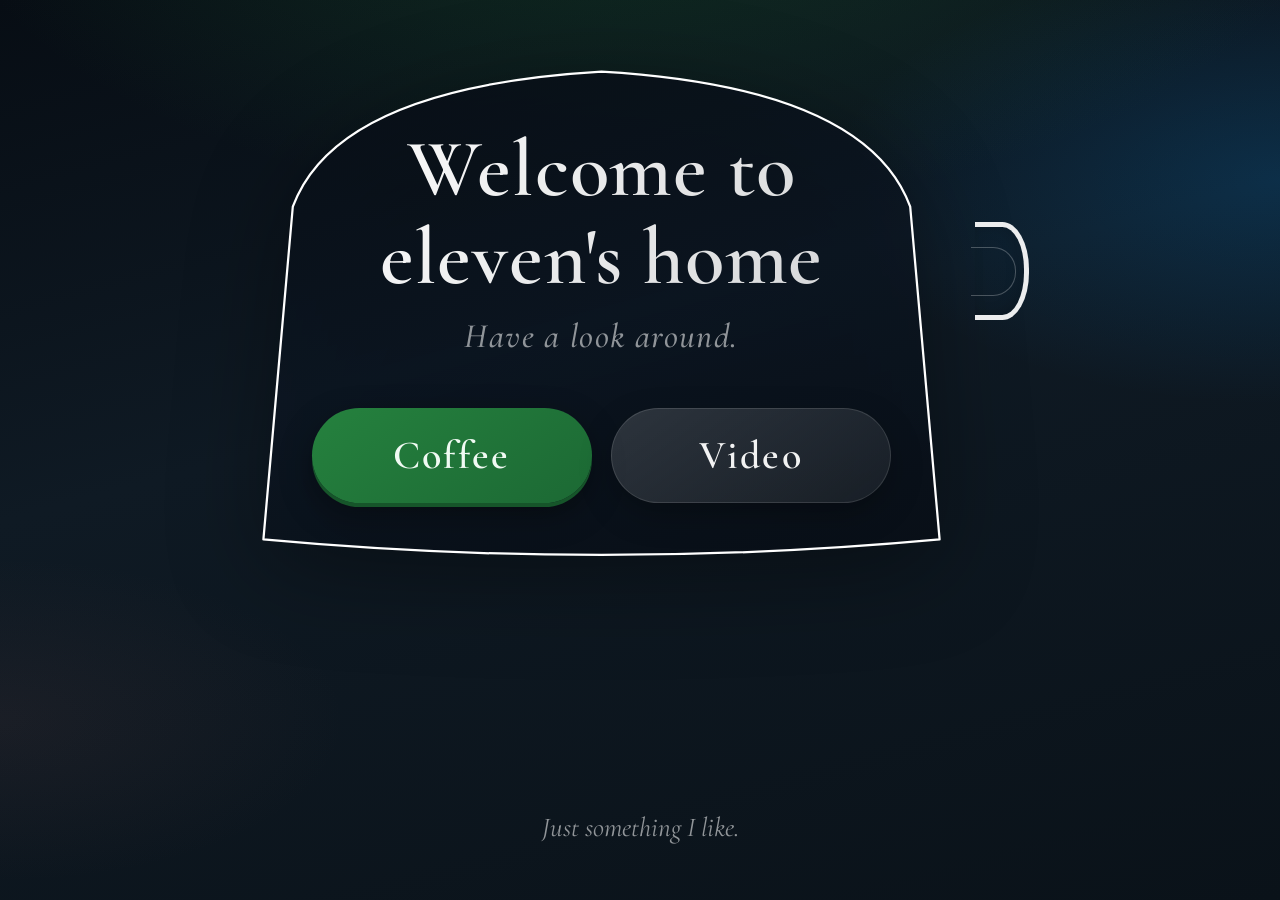
<file: index.html>
<!DOCTYPE html>
<html lang="en">
<head>
    <meta charset="utf-8"/>
    <meta name="viewport" content="width=device-width, initial-scale=1"/>
    <title>El's home</title>
    <link rel="icon" href="eleven/ico/chopper.ico" type="image/x-icon"/>
    <link rel="preconnect" href="https://fonts.googleapis.com"/>
    <link rel="preconnect" href="https://fonts.gstatic.com" crossorigin/>
    <link href="https://fonts.googleapis.com/css2?family=Cormorant+Garamond:ital,wght@0,400;0,500;0,600;0,700;1,400;1,500;1,600&display=swap" rel="stylesheet"/>

    <style>
        :root {
            --font-display: "Cormorant Garamond", "Times New Roman", Times, serif;
            --bg-deep: #0a1219;
            --accent: rgb(37, 129, 62);
            --accent-hover: rgb(48, 158, 78);
            --text: rgba(255, 255, 255, 0.94);
            --muted: rgba(255, 255, 255, 0.55);
            --glass: rgba(255, 255, 255, 0.06);
            --glass-border: rgba(255, 255, 255, 0.12);
            --shadow: 0 24px 80px rgba(0, 0, 0, 0.45);
            --cup-outline: #ffffff;
        }

        * {
            box-sizing: border-box;
        }

        html {
            min-height: 100%;
            font-size: clamp(11px, 2.2vw, 14px);
            background-color: var(--bg-deep);
            background-image:
                radial-gradient(ellipse 100% 70% at 50% -15%, rgba(37, 129, 62, 0.28), transparent 55%),
                radial-gradient(ellipse 70% 50% at 100% 20%, rgba(1, 141, 237, 0.18), transparent 50%),
                radial-gradient(ellipse 60% 40% at 0% 80%, rgba(117, 74, 74, 0.12), transparent 45%),
                linear-gradient(165deg, #070d14 0%, #0f1a24 42%, #0a1219 100%);
            background-attachment: fixed;
            font-family: var(--font-display);
        }

        body {
            margin: 0;
            min-height: 100vh;
            display: flex;
            flex-direction: column;
            align-items: center;
            justify-content: center;
            padding: clamp(2.4rem, 6vw, 4rem) clamp(1.6rem, 5vw, 2.4rem);
            color: var(--text);
            text-align: center;
            -webkit-font-smoothing: antialiased;
        }

        /* 咖啡杯外框：杯身裁剪 + 右侧杯把 */
        .coffee-mug-shell {
            width: 100%;
            max-width: 64rem;
            display: flex;
            justify-content: center;
            padding: 0 clamp(0.5rem, 3vw, 1.5rem);
        }

        .coffee-mug-inner {
            position: relative;
            width: 100%;
            max-width: 58rem;
            /* 右侧留给杯把，避免与内容重叠 */
            padding-right: clamp(3.5rem, 11vw, 5.5rem);
            animation: rise 0.85s cubic-bezier(0.22, 1, 0.36, 1) both;
        }

        .hero-stack {
            position: relative;
            width: 100%;
            filter: drop-shadow(0 20px 48px rgba(0, 0, 0, 0.42));
        }

        .hero {
            margin: 0 auto;
            width: 100%;
            padding:
                clamp(3.2rem, 9vw, 5rem)
                clamp(2.4rem, 7vw, 4.5rem)
                clamp(3.5rem, 9vw, 5.2rem);
            border-radius: 0;
            background: linear-gradient(
                165deg,
                rgba(7, 13, 20, 0.9) 0%,
                rgba(12, 22, 34, 0.82) 50%,
                rgba(8, 14, 22, 0.88) 100%
            );
            border: none;
            box-shadow: 0 1px 0 rgba(255, 255, 255, 0.06) inset;
            color: var(--text);
            backdrop-filter: blur(16px);
            -webkit-backdrop-filter: blur(16px);
            -webkit-clip-path: url(#clip-mug);
            clip-path: url(#clip-mug);
        }

        /* 与 clip 同形的白色杯沿（仅描边，不挡内容） */
        .mug-stroke {
            position: absolute;
            inset: 0;
            width: 100%;
            height: 100%;
            pointer-events: none;
            z-index: 1;
            overflow: visible;
        }

        .mug-stroke path {
            fill: none;
            stroke: var(--cup-outline);
            stroke-width: 2.25;
            stroke-linecap: round;
            stroke-linejoin: round;
            vector-effect: non-scaling-stroke;
        }

        .mug-handle {
            position: absolute;
            top: 32%;
            right: clamp(0.5rem, 2.5vw, 1.25rem);
            width: clamp(2.6rem, 7.5vw, 3.8rem);
            height: clamp(4.4rem, 13vw, 7rem);
            border: 0.38em solid rgba(255, 255, 255, 0.92);
            border-left: none;
            border-radius: 0 50% 50% 0 / 0 48% 48% 0;
            pointer-events: none;
            box-shadow: inset -5px 0 14px rgba(0, 0, 0, 0.15);
            z-index: 2;
        }

        .mug-handle::after {
            content: "";
            position: absolute;
            inset: 22% 15% 22% -10%;
            border-radius: inherit;
            border: 0.1em solid rgba(255, 255, 255, 0.25);
            border-left: none;
        }

        @keyframes rise {
            from {
                opacity: 0;
                transform: translateY(18px);
            }
            to {
                opacity: 1;
                transform: translateY(0);
            }
        }

        .hero h1 {
            margin: 0 0 clamp(0.6rem, 2vw, 1rem);
            font-family: var(--font-display);
            font-weight: 600;
            font-size: clamp(3.4rem, 8.5vw, 5.8rem);
            line-height: 1.08;
            letter-spacing: 0.01em;
            font-feature-settings: "kern" 1;
            background: linear-gradient(120deg, #fff 0%, rgba(255, 255, 255, 0.82) 100%);
            -webkit-background-clip: text;
            background-clip: text;
            color: transparent;
        }

        .hero .tagline {
            margin: 0 0 clamp(2.6rem, 5vw, 3.6rem);
            font-size: clamp(1.85rem, 3.6vw, 2.45rem);
            font-weight: 500;
            font-style: italic;
            color: var(--muted);
            letter-spacing: 0.04em;
        }

        .actions {
            display: flex;
            flex-wrap: wrap;
            gap: clamp(1rem, 3vw, 1.4rem);
            justify-content: center;
        }

        a.button {
            display: inline-flex;
            align-items: center;
            justify-content: center;
            min-height: 6.8rem;
            min-width: min(20rem, 100%);
            padding: 0 2.8rem;
            border: none;
            border-radius: 999px;
            font-family: var(--font-display);
            font-size: clamp(2.15rem, 4vw, 2.85rem);
            font-weight: 600;
            letter-spacing: 0.06em;
            text-decoration: none;
            color: #f0faf3;
            background: linear-gradient(145deg, var(--accent) 0%, rgb(28, 105, 52) 100%);
            box-shadow:
                0 4px 0 rgb(22, 85, 42),
                0 12px 32px rgba(0, 0, 0, 0.35);
            cursor: pointer;
            transition:
                transform 0.2s ease,
                box-shadow 0.2s ease,
                background 0.2s ease,
                color 0.2s ease;
        }

        a.button:hover {
            color: rgb(60, 42, 42);
            background: linear-gradient(145deg, #ffffff 0%, #e8f5ec 100%);
            box-shadow:
                0 4px 0 rgba(200, 200, 200, 0.5),
                0 16px 40px rgba(0, 0, 0, 0.28);
            transform: translateY(-2px);
        }

        a.button:active {
            transform: translateY(1px);
            box-shadow:
                0 2px 0 rgb(22, 85, 42),
                0 8px 20px rgba(0, 0, 0, 0.3);
        }

        .hero a.button:focus-visible {
            outline: 2px solid rgba(255, 255, 255, 0.85);
            outline-offset: 4px;
        }

        .hero a.button-secondary {
            background: linear-gradient(145deg, rgba(255, 255, 255, 0.14) 0%, rgba(255, 255, 255, 0.06) 100%);
            color: var(--text);
            box-shadow:
                0 0 0 1px var(--glass-border) inset,
                0 12px 32px rgba(0, 0, 0, 0.25);
        }

        .hero a.button-secondary:hover {
            color: rgb(60, 42, 42);
            background: linear-gradient(145deg, #ffffff 0%, #eef4f8 100%);
            box-shadow:
                0 0 0 1px rgba(255, 255, 255, 0.4) inset,
                0 16px 40px rgba(0, 0, 0, 0.22);
        }

        .hero a.button-secondary:active {
            box-shadow:
                0 0 0 1px var(--glass-border) inset,
                0 8px 20px rgba(0, 0, 0, 0.28);
        }

        footer {
            margin-top: auto;
            padding-top: clamp(2rem, 5vw, 3rem);
            font-size: clamp(1.55rem, 2.9vw, 1.95rem);
            font-style: italic;
            color: var(--muted);
            animation: rise 0.85s 0.12s cubic-bezier(0.22, 1, 0.36, 1) both;
        }

        footer p {
            margin: 0;
        }

        @media (prefers-reduced-motion: reduce) {
            .coffee-mug-inner,
            footer {
                animation: none;
            }
            a.button {
                transition: none;
            }
        }
    </style>
</head>
<body>
    <div class="coffee-mug-shell">
        <svg width="0" height="0" aria-hidden="true" focusable="false">
            <defs>
                <clipPath id="clip-mug" clipPathUnits="objectBoundingBox">
                    <!-- 侧视咖啡杯：杯口加宽、内壁留白，减少裁切标题与按钮 -->
                    <path
                        d="M0.04,0.93 Q0.5,0.99 0.96,0.93 L0.92,0.29 Q0.86,0.06 0.5,0.03 Q0.14,0.06 0.08,0.29 Z"
                    />
                </clipPath>
            </defs>
        </svg>
        <div class="coffee-mug-inner">
            <div class="hero-stack">
                <main class="hero" role="main">
                    <h1>Welcome to eleven's home</h1>
                    <p class="tagline">Have a look around.</p>
                    <div class="actions">
                        <a class="button" href="eleven/subpage/coffee_back.html">Coffee</a>
                        <a class="button button-secondary" href="eleven/subpage/bilibili.html">Video</a>
                    </div>
                </main>
                <svg class="mug-stroke" viewBox="0 0 100 100" preserveAspectRatio="none" aria-hidden="true" focusable="false">
                    <path
                        d="M4,93 Q50,99 96,93 L92,29 Q86,6 50,3 Q14,6 8,29 Z"
                    />
                </svg>
            </div>
            <span class="mug-handle"></span>
        </div>
    </div>

    <footer>
        <p>Just something I like.</p>
    </footer>
</body>
</html>
</file>
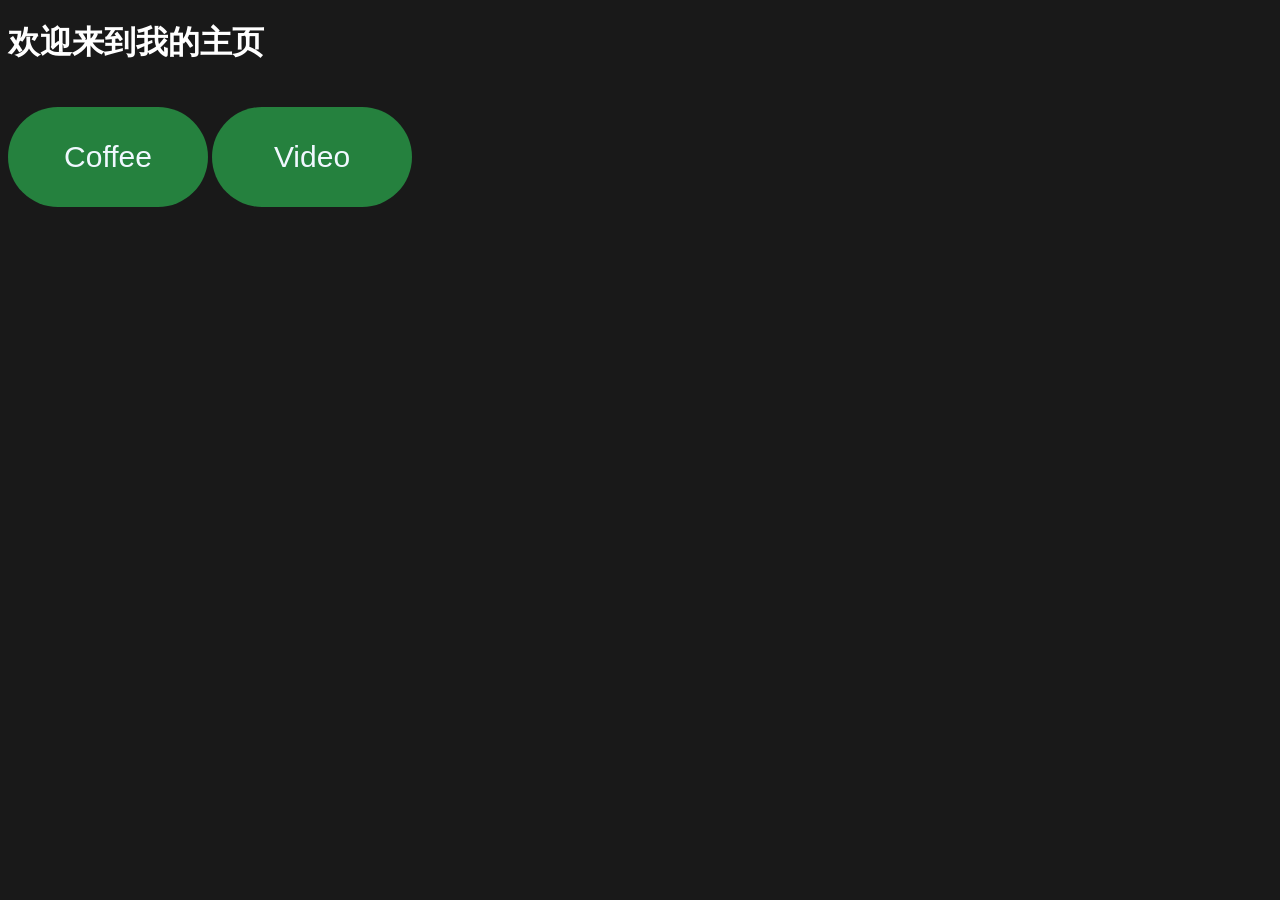
<file: docs/index.html>
<!DOCTYPE html>
<html>
<head>
    <meta charset="utf-8"/>
    <title>El's home</title>
    <link rel="icon" href="a.ico" type="image/x-icon"/>

    <style>
        body {
            background-color: rgba(0, 0, 0, 0.9);
            color: white;
        }

        a {
            color: white;
            text-decoration: none; /* 可选：去掉下划线 */
        }

        button {
            background-color: rgb(37, 129, 62);
            height: 100px;
            width: 200px;
            border: none;
            color: aliceblue;
            font-size: 30px;
            border-radius: 50px;
            margin-top: 20px;
            cursor: pointer;
        }

        button:hover {
            background-color: rgb(255, 255, 255);
            color: rgb(117, 74, 74);
            /* opacity: 0.8; */
        }

        /* .bt-coffee:active {
          background-color: rgb(41, 173, 70);
          color: rgb(243, 243, 243);
        } */
    </style>
</head>
<body>
<h1>欢迎来到我的主页</h1>

<button class="bt-coffee" onclick="window.location.href='coffee.html'">
    Coffee
</button>
<button class="bt-bilibili" onclick="window.location.href='bilibili.html'">
    Video
</button>
</body>
</html>
</file>
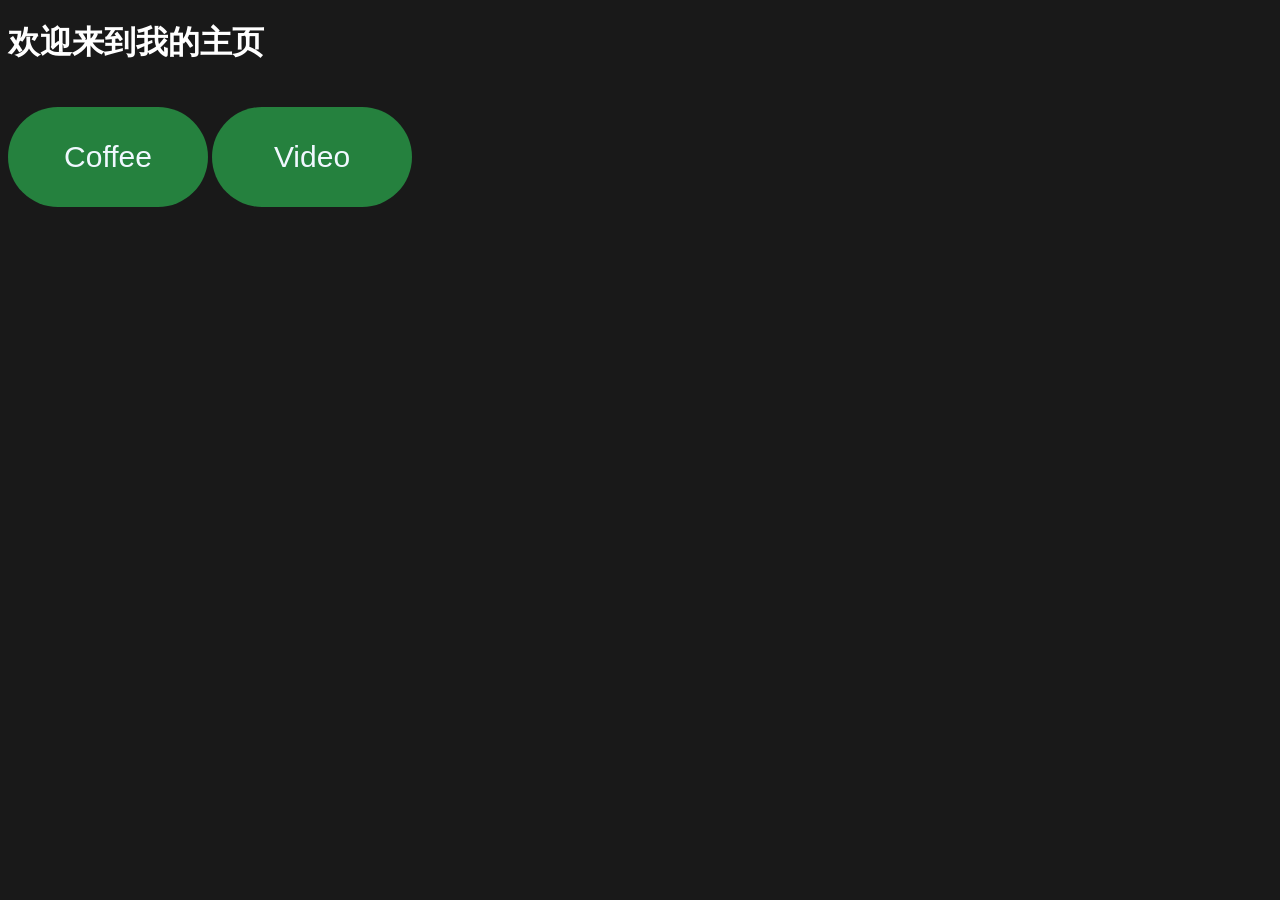
<file: eleven/index.html>
<!DOCTYPE html>
<html>
<head>
    <meta charset="utf-8"/>
    <title>El's home</title>
    <link rel="icon" href="ico/chopper.ico" type="image/x-icon"/>

    <style>
        body {
            background-color: rgba(0, 0, 0, 0.9);
            color: white;
        }

        a {
            color: white;
            text-decoration: none; /* 可选：去掉下划线 */
        }

        button {
            background-color: rgb(37, 129, 62);
            height: 100px;
            width: 200px;
            border: none;
            color: aliceblue;
            font-size: 30px;
            border-radius: 50px;
            margin-top: 20px;
            cursor: pointer;
        }

        button:hover {
            background-color: rgb(255, 255, 255);
            color: rgb(117, 74, 74);
            /* opacity: 0.8; */
        }

        /* .bt-coffee:active {
          background-color: rgb(41, 173, 70);
          color: rgb(243, 243, 243);
        } */
    </style>
</head>
<body>
<h1>欢迎来到我的主页</h1>

<button class="bt-coffee" onclick="window.location.href='subpage/coffee.html'">
    Coffee
</button>
<button class="bt-bilibili" onclick="window.location.href='subpage/bilibili.html'">
    Video
</button>
</body>
</html>
</file>
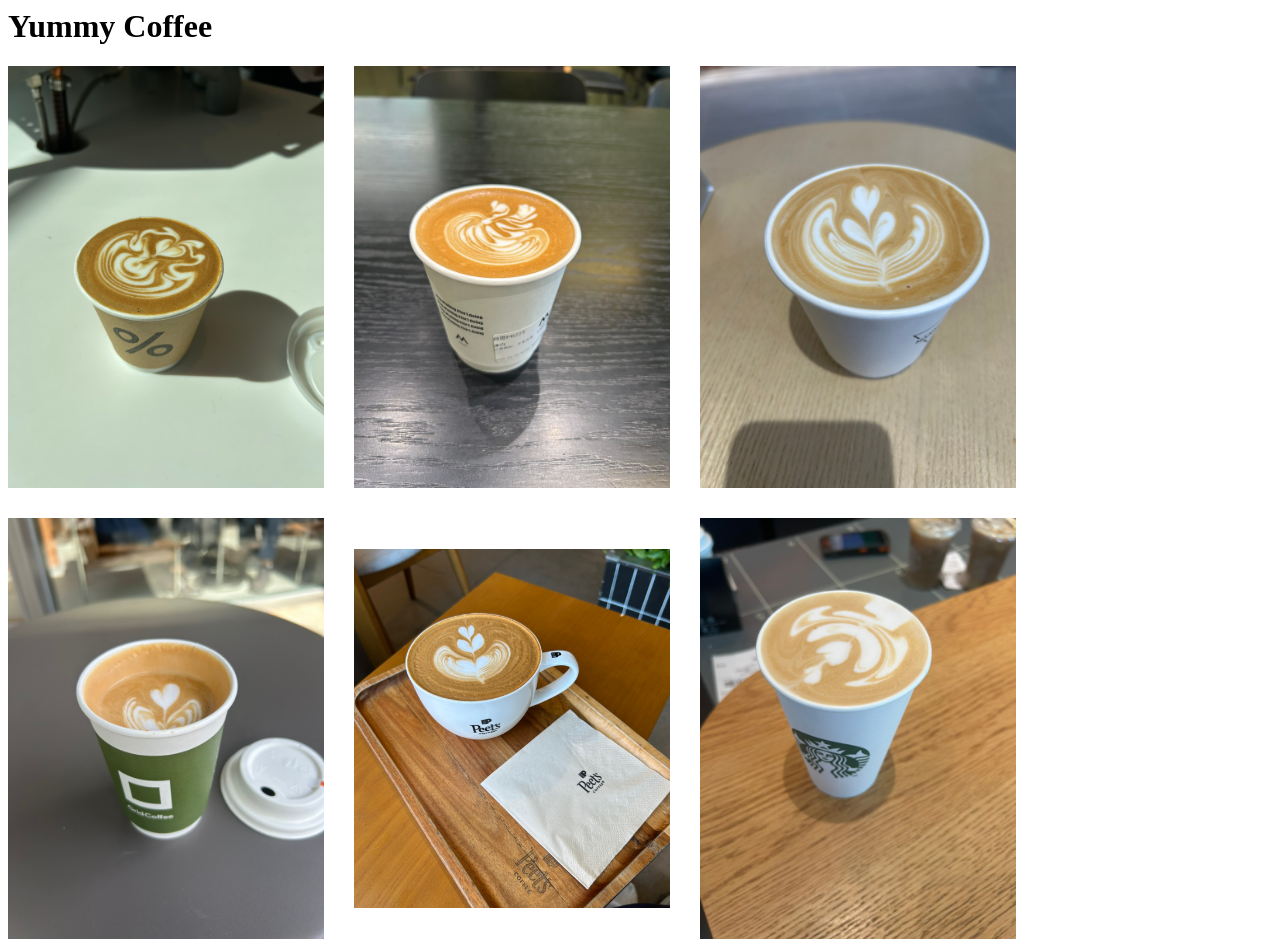
<file: docs/coffee.html>
<h1>Yummy Coffee</h1>
<!DOCTYPE html>
<html lang="en">
  <head>
    <meta charset="UTF-8" />
    <meta name="viewport" content="width=device-width, initial-scale=1.0" />
    <link rel="icon" href="a.ico" type="image/x-icon" />
    <title>Yummy Coffee</title>

    <style>
      .image-container {
        display: flex;
        flex-wrap: wrap;
        gap: 30px; /* 图片之间的间隙 */
      }
      .image-container img {
        width: 25%; /* 每张图片占据25%的宽度 */
        max-width: 25%; /* 确保图片不会超过25%的宽度 */
        height: auto; /* 保持图片的宽高比 */
        object-fit: contain; /* 确保图片在容器内完整显示 */
      }
    </style>
  </head>
  <body>
    <div class="image-container">
      <img src="arabica.jpeg" alt="Coffee Image 1" />
      <img src="mstand.jpeg" alt="Coffee Image 2" />
      <img src="manner.jpeg" alt="Coffee Image 2" />
      <img src="grid02.jpeg" alt="Coffee Image 2" />
      <img src="../images/peets.jpeg" alt="Coffee Image 2" />
      <img src="starbucks.jpeg" alt="Coffee Image 2" />
    </div>
  </body>
</html>
</file>
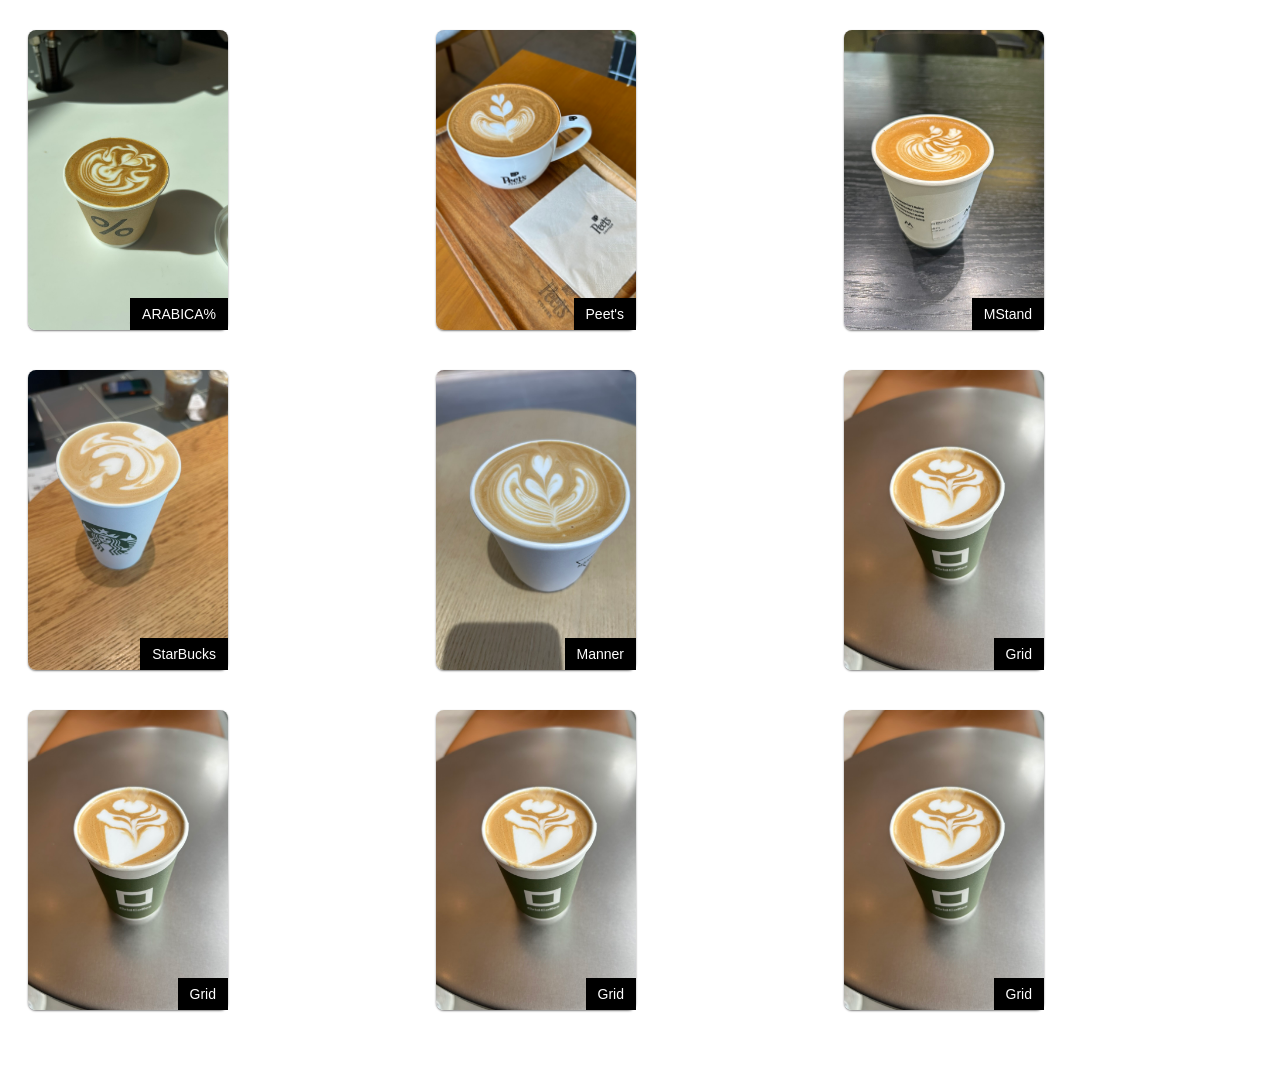
<file: eleven/subpage/coffee.html>
<!DOCTYPE html>
<html lang="en">
<head>
    <meta charset="UTF-8">
    <title>Yummy Coffee</title>
    <link rel="stylesheet" href="../style/coffee.css">
</head>
<body>
<div class="coffee-container">
    <div class="coffee-box">
        <img src="../image/coffee/arabica.jpeg" alt="coffee" class="coffee-img">
        <div class="tag">ARABICA%</div>
    </div>
    <div class="coffee-box">
        <img src="../image/coffee/peets.jpeg" alt="coffee" class="coffee-img">
        <div class="tag">Peet's</div>
    </div>
    <div class="coffee-box">
        <img src="../image/coffee/mstand.jpeg" alt="coffee" class="coffee-img">
        <div class="tag">MStand</div>
    </div>
    <div class="coffee-box">
        <img src="../image/coffee/starbucks.jpeg" alt="coffee" class="coffee-img">
        <div class="tag">StarBucks</div>
    </div>
    <div class="coffee-box">
        <img src="../image/coffee/manner.jpeg" alt="coffee" class="coffee-img">
        <div class="tag">Manner</div>
    </div>
    <div class="coffee-box">
        <img src="../image/coffee/grid.jpeg" alt="coffee" class="coffee-img">
        <div class="tag">Grid</div>
    </div>
    <div class="coffee-box">
        <img src="../image/coffee/grid.jpeg" alt="coffee" class="coffee-img">
        <div class="tag">Grid</div>
    </div>
    <div class="coffee-box">
        <img src="../image/coffee/grid.jpeg" alt="coffee" class="coffee-img">
        <div class="tag">Grid</div>
    </div>
    <div class="coffee-box">
        <img src="../image/coffee/grid.jpeg" alt="coffee" class="coffee-img">
        <div class="tag">Grid</div>
    </div>
</div>
</body>
</html>
</file>
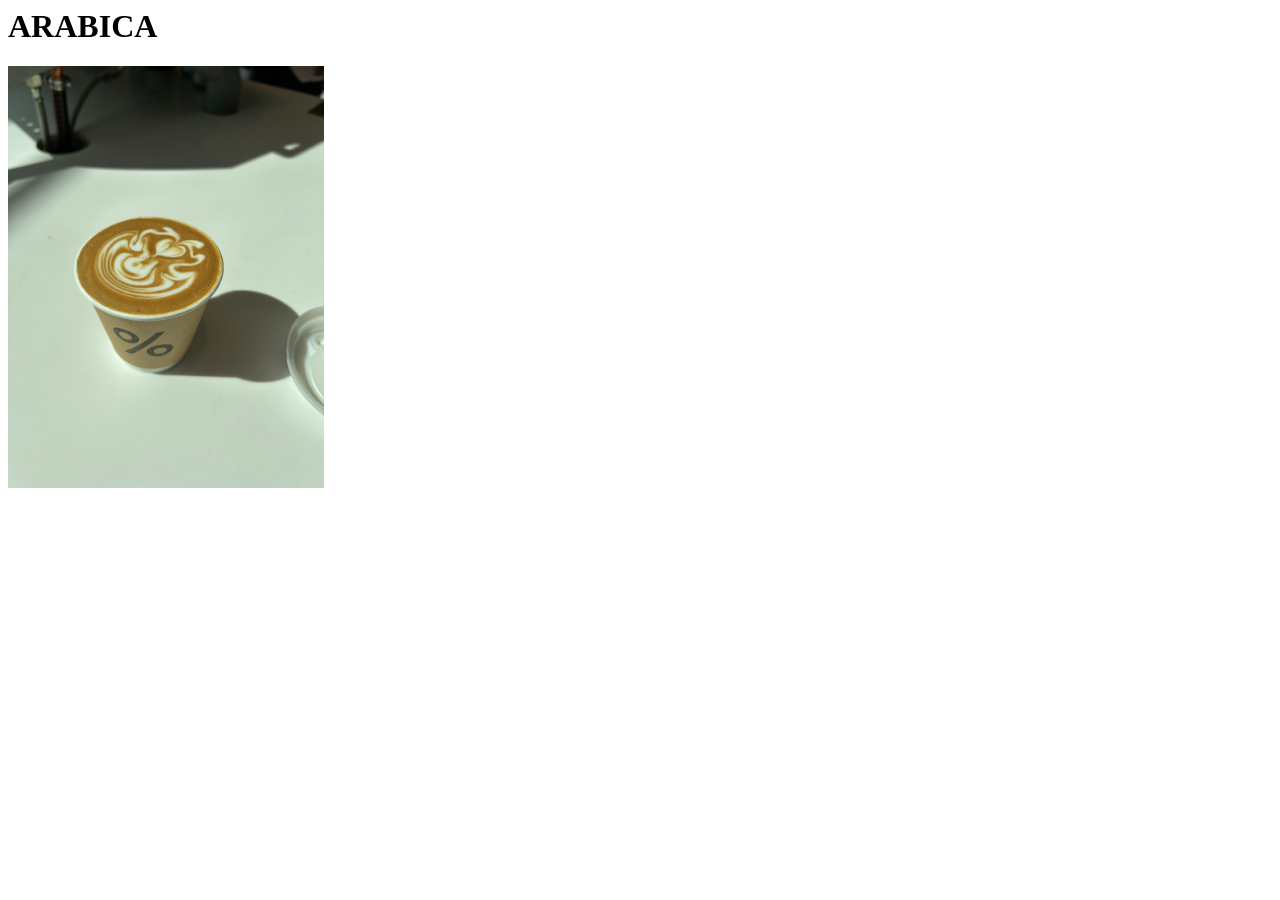
<file: eleven/subpage/coffee_arabica.html>
<h1>ARABICA</h1>
<!DOCTYPE html>
<html lang="en">
  <head>
    <meta charset="UTF-8" />
    <meta name="viewport" content="width=device-width, initial-scale=1.0" />
    <link rel="icon" href="../ico/chopper.ico" type="image/x-icon" />
    <title>Yummy Coffee</title>

    <style>
      .image-container {
        display: flex;
        flex-wrap: wrap;
        gap: 30px; /* 图片之间的间隙 */
      }
      .image-container img {
        width: 25%; /* 每张图片占据25%的宽度 */
        max-width: 25%; /* 确保图片不会超过25%的宽度 */
        height: auto; /* 保持图片的宽高比 */
        object-fit: contain; /* 确保图片在容器内完整显示 */
      }
    </style>
  </head>
  <body>
    <div class="image-container">
      <img src="../image/coffee/arabica.jpeg" alt="Coffee Image 1" />
    </div>
  </body>
</html>
</file>
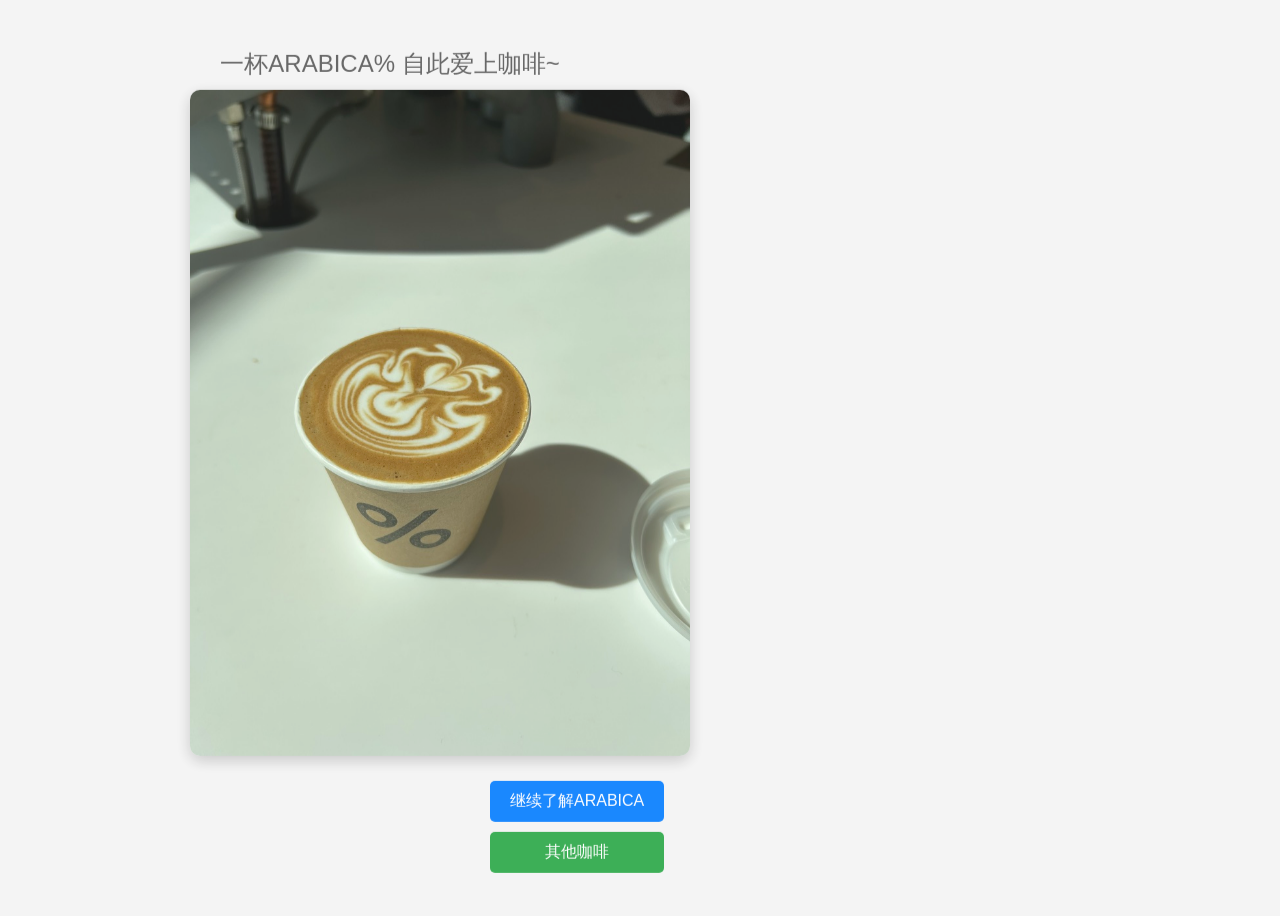
<file: eleven/subpage/coffee_back.html>
<!DOCTYPE html>
<html lang="zh">
<head>
    <meta charset="UTF-8">
    <meta name="viewport" content="width=device-width, initial-scale=1.0">
    <title>图片缓缓弹出</title>
    <script src="https://cdnjs.cloudflare.com/ajax/libs/gsap/3.12.2/gsap.min.js"></script>
    <style>
        body {
            display: flex;
            flex-direction: column;
            align-items: center;
            justify-content: center;
            height: 100vh;
            background-color: #f4f4f4;
            font-family: Arial, sans-serif;
        }

        .container {
            display: flex;
            text-align: center;
            opacity: 0; /* 初始透明 */
            /*transform: translateY(150px); !* 初始下移 *!*/
            transform: translate(-50px, -50px); /* 初始位置左上偏移 */
            margin-left: -300px;
            flex-direction: column;
        }

        .content {
            display: flex;
            align-items: center; /* 让图片和按钮垂直居中 */
        }

        img {
            width: 500px;
            border-radius: 10px;
            box-shadow: 0 5px 15px rgba(0, 0, 0, 0.2);
            margin-bottom: 20px;
            margin-top: 10px;
        }

        .description {
            margin-top: 20px;
            margin-left: -100px;
            font-size: 24px;
            color: #333;
            opacity: 0; /* 文字初始透明 */
        }

        .buttons {
            display: flex;
            margin-left: 300px; /* 让按钮靠右 */
            flex-direction: column;
        }

        .btn {
            display: block;
            text-decoration: none;
            padding: 10px 20px;
            margin: 5px 0;
            border-radius: 5px;
            text-align: center;
            font-size: 16px;
            cursor: pointer;
            transition: background 0.3s;
        }

        .btn-primary {
            background: #007bff;
            color: white;
        }

        .btn-primary:hover {
            background: #0056b3;
        }

        .btn-secondary {
            background: #28a745;
            color: white;
        }

        .btn-secondary:hover {
            background: #1e7e34;
        }
    </style>
</head>
<body>

<div class="container">
    <div class="description">一杯ARABICA% 自此爱上咖啡~</div>
    <img id="popupImage" src="../image/coffee/arabica.jpeg" alt="图片加载出错">
    <div class="content">
        <div class="buttons">
            <a href="coffee_arabica.html" class="btn btn-primary">继续了解ARABICA</a>
            <a href="coffee_else.html" class="btn btn-secondary">其他咖啡</a>
        </div>
    </div>


</div>

<script>
    window.onload = function () {
        gsap.to(".container", {
            duration: 2,
            opacity: 1,
            y: 0,
            ease: "power2.out"
        });
        gsap.to(".description", {
            duration: 1,
            delay: 0.5,
            opacity: 1
        });
    };
</script>

</body>
</html>
</file>
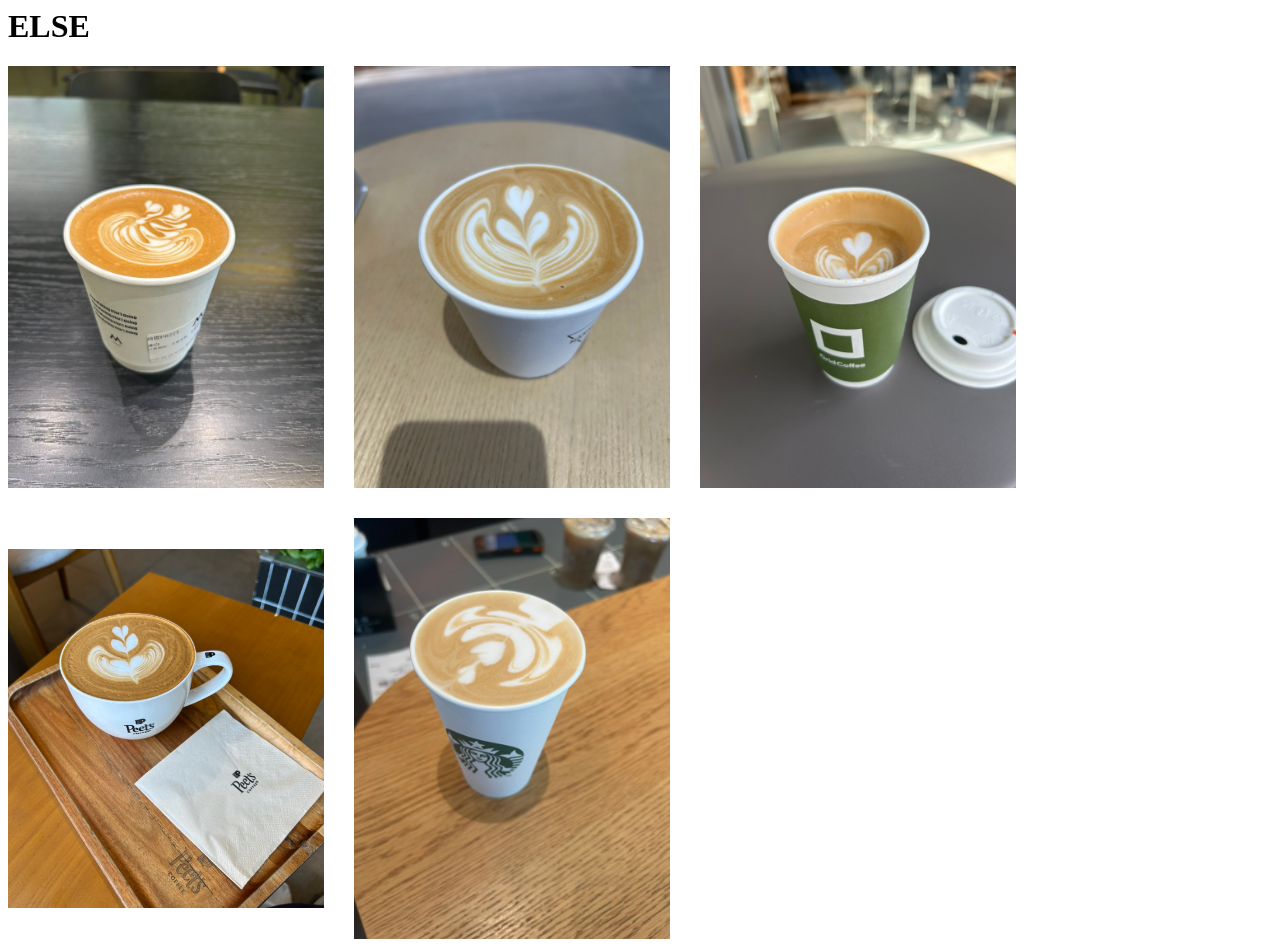
<file: eleven/subpage/coffee_else.html>
<h1>ELSE</h1>
<!DOCTYPE html>
<html lang="en">
  <head>
    <meta charset="UTF-8" />
    <meta name="viewport" content="width=device-width, initial-scale=1.0" />
    <link rel="icon" href="../ico/chopper.ico" type="image/x-icon" />
    <title>Yummy Coffee</title>

    <style>
      .image-container {
        display: flex;
        flex-wrap: wrap;
        gap: 30px; /* 图片之间的间隙 */
      }
      .image-container img {
        width: 25%; /* 每张图片占据25%的宽度 */
        max-width: 25%; /* 确保图片不会超过25%的宽度 */
        height: auto; /* 保持图片的宽高比 */
        object-fit: contain; /* 确保图片在容器内完整显示 */
      }
    </style>
  </head>
  <body>
    <div class="image-container">
      <img src="../image/coffee/mstand.jpeg" alt="Coffee Image 2" />
      <img src="../image/coffee/manner.jpeg" alt="Coffee Image 2" />
      <img src="../image/coffee/grid02.jpeg" alt="Coffee Image 2" />
      <img src="../image/coffee/peets.jpeg" alt="Coffee Image 2" />
      <img src="../image/coffee/starbucks.jpeg" alt="Coffee Image 2" />
    </div>
  </body>
</html>
</file>
<file: eleven/style/coffee.css>
.coffee-container{
    font-family: Arial, sans-serif;
    display: grid;
    grid-template-columns: 1fr 1fr 1fr;
    /*display: flex;*/
    /*justify-content: space-between;*/
    align-items: center;
    margin: 30px 20px;
}
.coffee-box{
    width: 200px;
    height: 300px;
    position: relative;
    margin: 0 20px 40px 0;
}
.coffee-img{
    width: 200px;
    height: 300px;
    object-fit: cover;
    object-position: center;
    border-radius: 8px;
    box-shadow: 0 1px 2px grey;
}
.coffee-box .tag{
    position: absolute;
    right: 0;
    bottom: 0;
    padding: 8px 12px;
    background-color: black;
    color: white;
    font-size: 14px;
}
</file>
